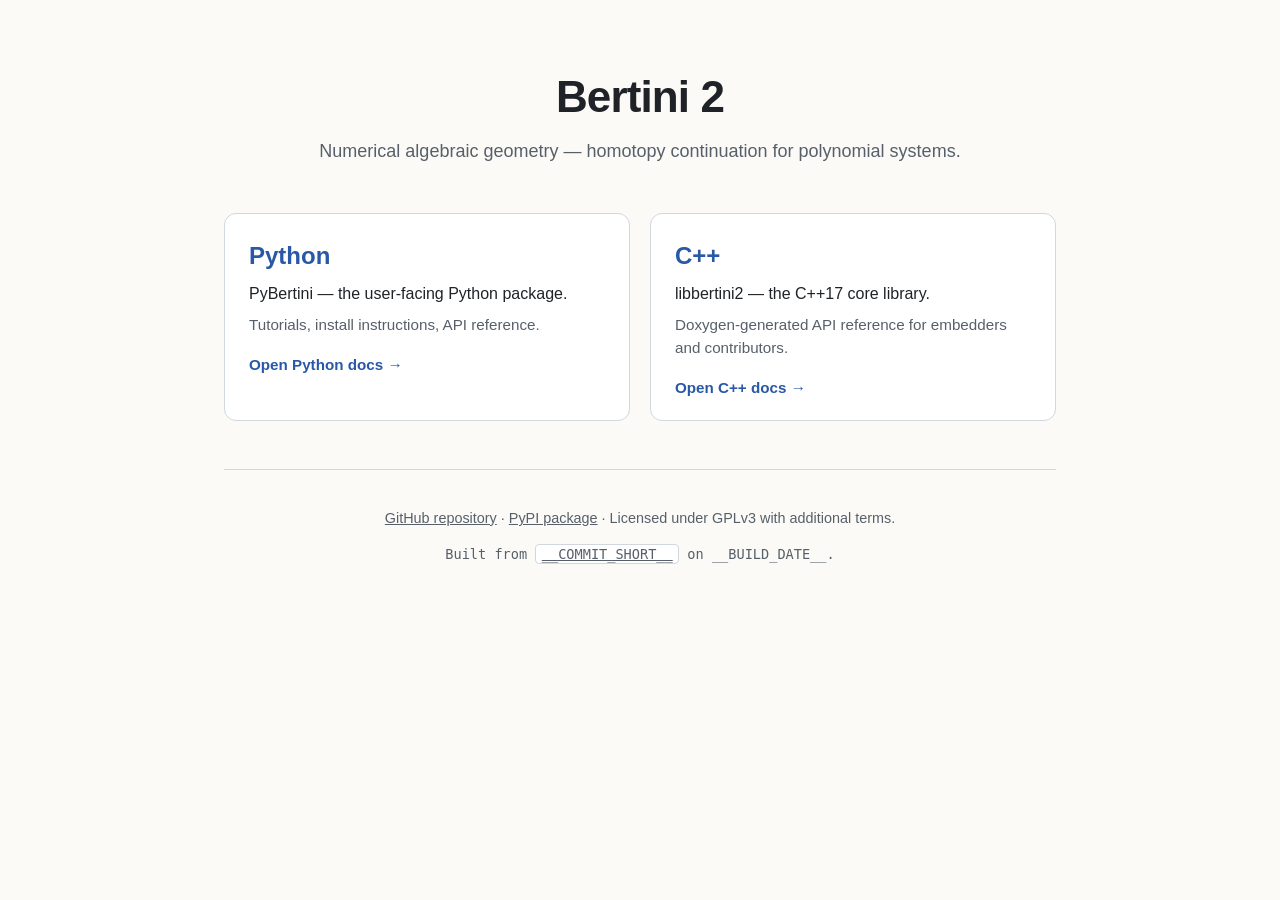
<file: doc_resources/landing/index.html>
<!DOCTYPE html>
<html lang="en">
<head>
  <meta charset="UTF-8">
  <meta name="viewport" content="width=device-width, initial-scale=1.0">
  <title>Bertini 2 -- Documentation</title>
  <link rel="stylesheet" href="style.css">
</head>
<body>
  <main>
    <header>
      <h1>Bertini 2</h1>
      <p class="subtitle">Numerical algebraic geometry &mdash; homotopy continuation for polynomial systems.</p>
    </header>

    <section class="cards">
      <a class="card" href="python/">
        <h2>Python</h2>
        <p class="lead">PyBertini &mdash; the user-facing Python package.</p>
        <p class="meta">Tutorials, install instructions, API reference.</p>
        <span class="cta">Open Python docs &rarr;</span>
      </a>

      <a class="card" href="cpp/">
        <h2>C++</h2>
        <p class="lead">libbertini2 &mdash; the C++17 core library.</p>
        <p class="meta">Doxygen-generated API reference for embedders and contributors.</p>
        <span class="cta">Open C++ docs &rarr;</span>
      </a>
    </section>

    <footer>
      <p>
        <a href="https://github.com/bertiniteam/b2">GitHub repository</a> &middot;
        <a href="https://pypi.org/project/bertini2/">PyPI package</a> &middot;
        Licensed under GPLv3 with additional terms.
      </p>
      <p class="build-info">
        Built from
        <a href="https://github.com/bertiniteam/b2/commit/__COMMIT_SHA__"><code>__COMMIT_SHORT__</code></a>
        on __BUILD_DATE__.
      </p>
    </footer>
  </main>
</body>
</html>
</file>
<file: doc_resources/landing/style.css>
:root {
  --bg: #fbfaf6;
  --fg: #1f2328;
  --muted: #57606a;
  --accent: #2858a6;
  --card-bg: #ffffff;
  --card-border: #d0d7de;
  --card-hover: #2858a6;
}

@media (prefers-color-scheme: dark) {
  :root {
    --bg: #0d1117;
    --fg: #e6edf3;
    --muted: #8b949e;
    --accent: #4493f8;
    --card-bg: #161b22;
    --card-border: #30363d;
    --card-hover: #4493f8;
  }
}

* { box-sizing: border-box; }

html, body {
  margin: 0;
  padding: 0;
  background: var(--bg);
  color: var(--fg);
  font-family: -apple-system, BlinkMacSystemFont, "Segoe UI", Helvetica, Arial, sans-serif;
  line-height: 1.5;
  min-height: 100vh;
}

main {
  max-width: 880px;
  margin: 0 auto;
  padding: 4rem 1.5rem 2rem;
}

header {
  margin-bottom: 3rem;
  text-align: center;
}

header h1 {
  font-size: 2.75rem;
  margin: 0 0 0.5rem;
  letter-spacing: -0.02em;
}

.subtitle {
  font-size: 1.125rem;
  color: var(--muted);
  margin: 0;
}

.cards {
  display: grid;
  grid-template-columns: repeat(auto-fit, minmax(280px, 1fr));
  gap: 1.25rem;
  margin-bottom: 3rem;
}

.card {
  display: block;
  text-decoration: none;
  color: inherit;
  background: var(--card-bg);
  border: 1px solid var(--card-border);
  border-radius: 12px;
  padding: 1.5rem 1.5rem 1.25rem;
  transition: border-color 0.15s ease, transform 0.15s ease;
}

.card:hover {
  border-color: var(--card-hover);
  transform: translateY(-2px);
}

.card h2 {
  margin: 0 0 0.5rem;
  font-size: 1.5rem;
  color: var(--accent);
}

.card .lead {
  margin: 0 0 0.5rem;
  font-weight: 500;
}

.card .meta {
  margin: 0 0 1rem;
  color: var(--muted);
  font-size: 0.95rem;
}

.card .cta {
  display: inline-block;
  font-weight: 600;
  color: var(--accent);
  font-size: 0.95rem;
}

footer {
  text-align: center;
  color: var(--muted);
  font-size: 0.9rem;
  border-top: 1px solid var(--card-border);
  padding-top: 1.5rem;
}

footer a {
  color: var(--muted);
  text-decoration: underline;
}

footer a:hover {
  color: var(--accent);
}

footer .build-info {
  margin-top: 0.5rem;
  font-size: 0.85rem;
  font-family: ui-monospace, SFMono-Regular, "SF Mono", Consolas, monospace;
}

footer .build-info code {
  font-family: inherit;
  background: var(--card-bg);
  padding: 0.1em 0.4em;
  border-radius: 4px;
  border: 1px solid var(--card-border);
}
</file>
